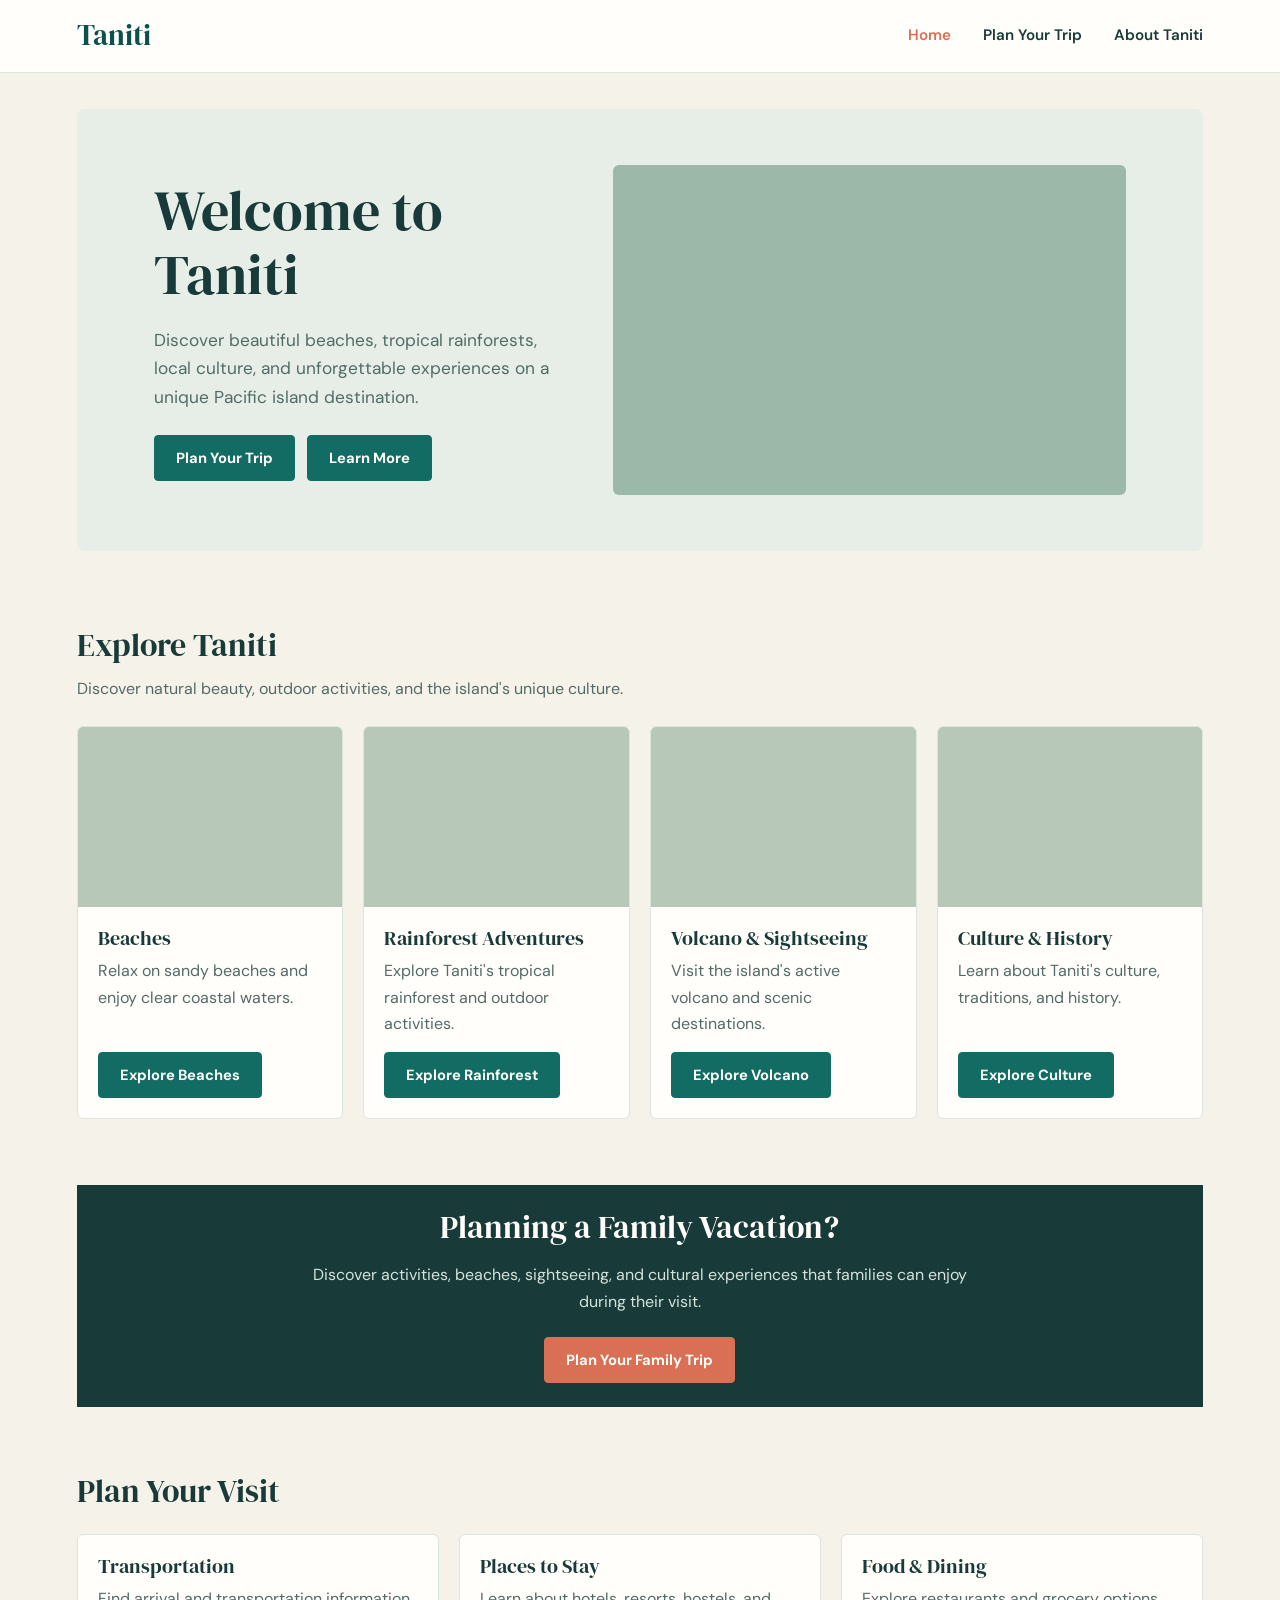
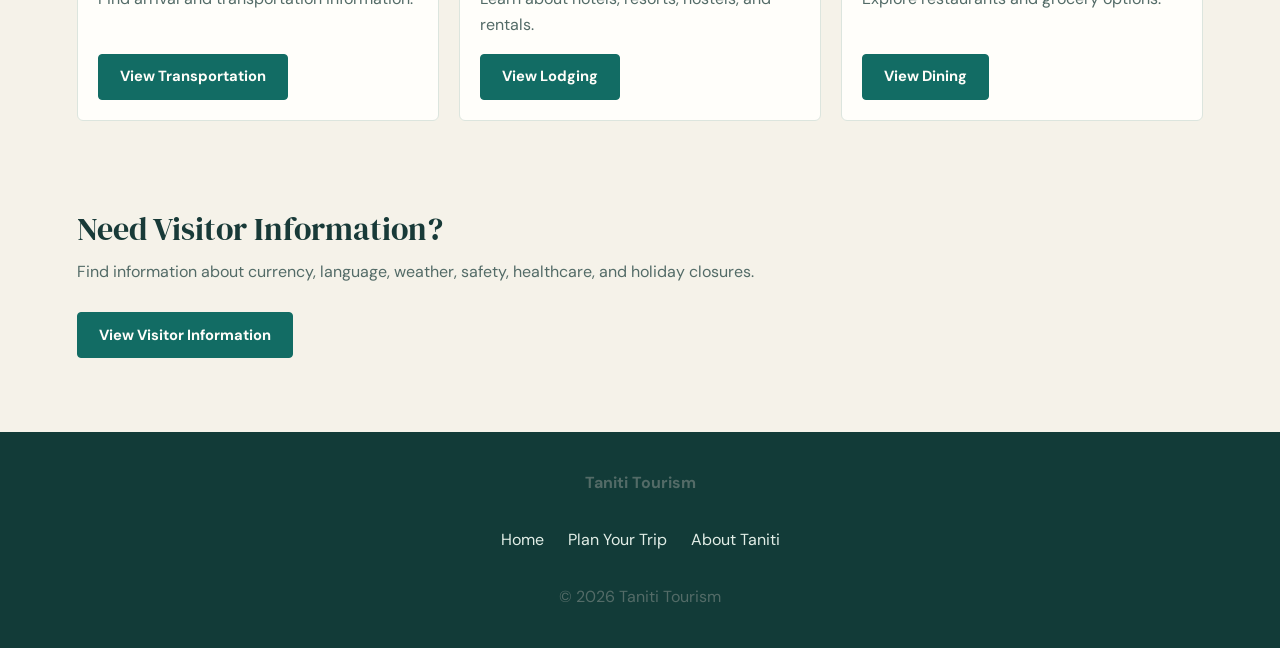
<file: index.html>
<!DOCTYPE html>
<html lang="en">
<head>
    <meta charset="UTF-8">
    <meta name="viewport" content="width=device-width, initial-scale=1.0">
    <title>Taniti Tourism</title>

    <link rel="stylesheet" href="styles.css">   
</head>
<body>

<header>
    <nav>
        <div class="logo">Taniti</div>

        <button class="nav-toggle" type="button" aria-label="Open navigation menu" aria-expanded="false" aria-controls="primary-navigation">
            <span></span>
            <span></span>
            <span></span>
        </button>

        <div class="nav-links" id="primary-navigation">
            <a href="index.html" class="active">Home</a>
            <a href="plan-your-trip.html">Plan Your Trip</a>
            <a href="about.html">About Taniti</a>
        </div>
    </nav>
</header>

<section class="hero">
    <div class="hero-text">
        <h1>Welcome to Taniti</h1>

        <p>
            Discover beautiful beaches, tropical rainforests,
            local culture, and unforgettable experiences on
            a unique Pacific island destination.
        </p>

        <div class="hero-buttons">
            <a href="plan-your-trip.html" class="btn">Plan Your Trip</a>
            
            </a>

            <a href="about.html" class="btn">Learn More</a>
                
            </a>
        </div>
    </div>

    <div class="hero-image">
        Hero Image Placeholder
    </div>
</section>

<section>
    <h2>Explore Taniti</h2>

    <p>
        Discover natural beauty, outdoor activities,
        and the island's unique culture.
    </p>

    <div class="cards">

        <div class="card">
            <div class="card-image"></div>
            <div class="card-content">
                <h3>Beaches</h3>
                <p>Relax on sandy beaches and enjoy clear coastal waters.</p>
                <button class="btn attraction-trigger" type="button" data-attraction-dialog="beaches-dialog" aria-haspopup="dialog" aria-controls="beaches-dialog">Explore Beaches</button>
            </div>
        </div>

        <div class="card">
            <div class="card-image"></div>
            <div class="card-content">
                <h3>Rainforest Adventures</h3>
                <p>Explore Taniti's tropical rainforest and outdoor activities.</p>
                <button class="btn attraction-trigger" type="button" data-attraction-dialog="rainforest-dialog" aria-haspopup="dialog" aria-controls="rainforest-dialog">Explore Rainforest</button>
            </div>
        </div>

        <div class="card">
            <div class="card-image"></div>
            <div class="card-content">
                <h3>Volcano & Sightseeing</h3>
                <p>Visit the island's active volcano and scenic destinations.</p>
                <button class="btn attraction-trigger" type="button" data-attraction-dialog="volcano-dialog" aria-haspopup="dialog" aria-controls="volcano-dialog">Explore Volcano</button>
            </div>
        </div>

        <div class="card">
            <div class="card-image"></div>
            <div class="card-content">
                <h3>Culture & History</h3>
                <p>Learn about Taniti's culture, traditions, and history.</p>
                <br><a href="about.html" class="btn">Explore Culture</a>
            </div>
        </div>

    </div>
</section>

<dialog class="attraction-dialog" id="beaches-dialog" aria-labelledby="beaches-dialog-title">
    <div class="attraction-dialog-layout">
        <div class="attraction-dialog-image beaches-dialog-image" role="img" aria-label="White sand beach and turquoise water"></div>
        <div class="attraction-dialog-copy">
            <div class="attraction-dialog-heading">
                <p class="eyebrow">COAST &amp; WATER</p>
                <button class="dialog-close" type="button" aria-label="Close beaches information" title="Close">×</button>
            </div>
            <h2 id="beaches-dialog-title">Beaches of Yellow Leaf Bay</h2>
            <p>Taniti’s coastline includes both sandy and rocky beaches. Near Taniti City, white sandy beaches encircle Yellow Leaf Bay, a popular area for visitors.</p>
            <h3>Make a day of it</h3>
            <ul>
                <li>Choose between sandy shoreline and more rugged coastal stretches.</li>
                <li>Snorkeling and chartered fishing tours are among the island’s water activities.</li>
                <li>Taniti City is close to the bay, dining, and local architecture.</li>
            </ul>
            <a href="plan-your-trip.html#experiences" class="btn">Plan an island experience</a>
        </div>
    </div>
</dialog>

<dialog class="attraction-dialog" id="rainforest-dialog" aria-labelledby="rainforest-dialog-title">
    <div class="attraction-dialog-layout">
        <div class="attraction-dialog-image rainforest-dialog-image" role="img" aria-label="Dense tropical rainforest canopy"></div>
        <div class="attraction-dialog-copy">
            <div class="attraction-dialog-heading">
                <p class="eyebrow">GREEN ISLAND INTERIOR</p>
                <button class="dialog-close" type="button" aria-label="Close rainforest information" title="Close">×</button>
            </div>
            <h2 id="rainforest-dialog-title">Into the rainforest</h2>
            <p>Lush tropical rainforest covers part of Taniti’s varied terrain. Exploring the rainforest is one of the main reasons visitors come to the island.</p>
            <h3>Ways to explore</h3>
            <ul>
                <li>Take a hike through the rainforest.</li>
                <li>Try zip-lining for a different view of the forest.</li>
                <li>Island boat and bus tours offer other ways to see Taniti.</li>
            </ul>
            <a href="plan-your-trip.html#experiences" class="btn">Plan an island experience</a>
        </div>
    </div>
</dialog>

<dialog class="attraction-dialog" id="volcano-dialog" aria-labelledby="volcano-dialog-title">
    <div class="attraction-dialog-layout">
        <div class="attraction-dialog-image volcano-dialog-image" role="img" aria-label="Mountainous tropical island landscape"></div>
        <div class="attraction-dialog-copy">
            <div class="attraction-dialog-heading">
                <p class="eyebrow">MOUNTAINOUS INTERIOR</p>
                <button class="dialog-close" type="button" aria-label="Close volcano information" title="Close">×</button>
            </div>
            <h2 id="volcano-dialog-title">Visit Taniti’s volcano</h2>
            <p>Taniti’s mountainous interior is home to a small active volcano. Visiting the volcano is one of the island’s popular sightseeing activities.</p>
            <h3>Build it into your trip</h3>
            <ul>
                <li>Boat and bus tours travel around the island.</li>
                <li>Rainforest hikes and helicopter rides are also available activities.</li>
                <li>Check local attraction schedules before you go; many close on national holidays.</li>
            </ul>
            <a href="plan-your-trip.html#experiences" class="btn">Plan an island experience</a>
        </div>
    </div>
</dialog>

<section class="family-banner">
    <h2>Planning a Family Vacation?</h2>

    <p>
        Discover activities, beaches, sightseeing, and cultural
        experiences that families can enjoy during their visit.
    </p>

    <a href="plan-your-trip.html" class="btn">Plan Your Family Trip</a>
    </a>
</section>

<section>
    <h2>Plan Your Visit</h2>

    <div class="cards">

        <div class="card">
            <div class="card-content">
                <h3>Transportation</h3>
                <p>Find arrival and transportation information.</p>
                <br><a href="plan-your-trip.html#transportation" class="btn">View Transportation</a>
            </div>
        </div>

        <div class="card">
            <div class="card-content">
                <h3>Places to Stay</h3>
                <p>Learn about hotels, resorts, hostels, and rentals.</p>
                
                <a href="plan-your-trip.html#lodging" class="btn">View Lodging</a>
            </div>
        </div>

        <div class="card">
            <div class="card-content">
                <h3>Food & Dining</h3>
                <p>Explore restaurants and grocery options.</p>
                <br><a href="plan-your-trip.html#dining" class="btn">View Dining</a>
            </div>
        </div>

    </div>
</section>

<section>
    <h2>Need Visitor Information?</h2>

    <p>
        Find information about currency, language, weather,
        safety, healthcare, and holiday closures.
    </p>

    <br>

    <a href="about.html#visitor-info" class="btn">View Visitor Information</a>
    </a>
</section>

<footer>
    <p><strong>Taniti Tourism</strong></p>

    <br>

    <a href="index.html">Home</a>
    <a href="plan-your-trip.html">Plan Your Trip</a>
    <a href="about.html">About Taniti</a>

    <br><br>

    <p>&copy; 2026 Taniti Tourism</p>
</footer>

<script src="site.js"></script>

</body>
</html>
</file>
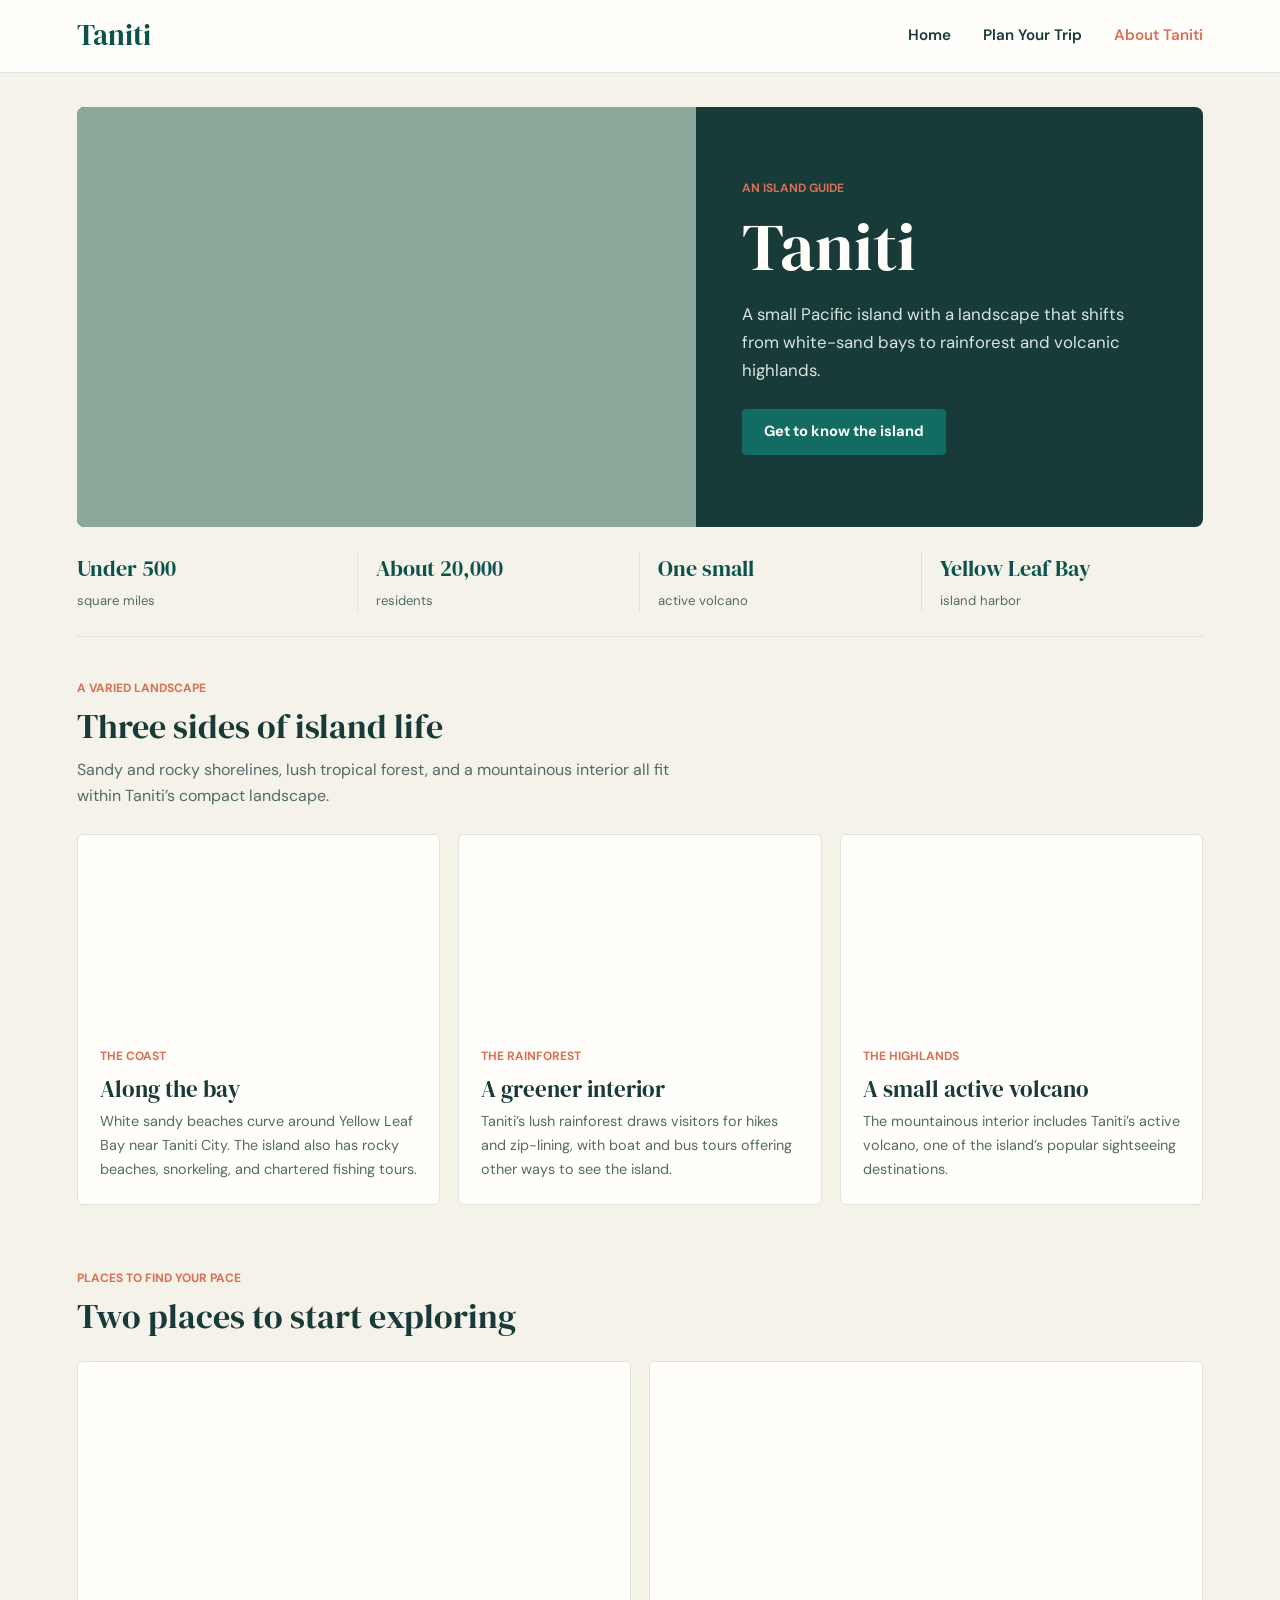
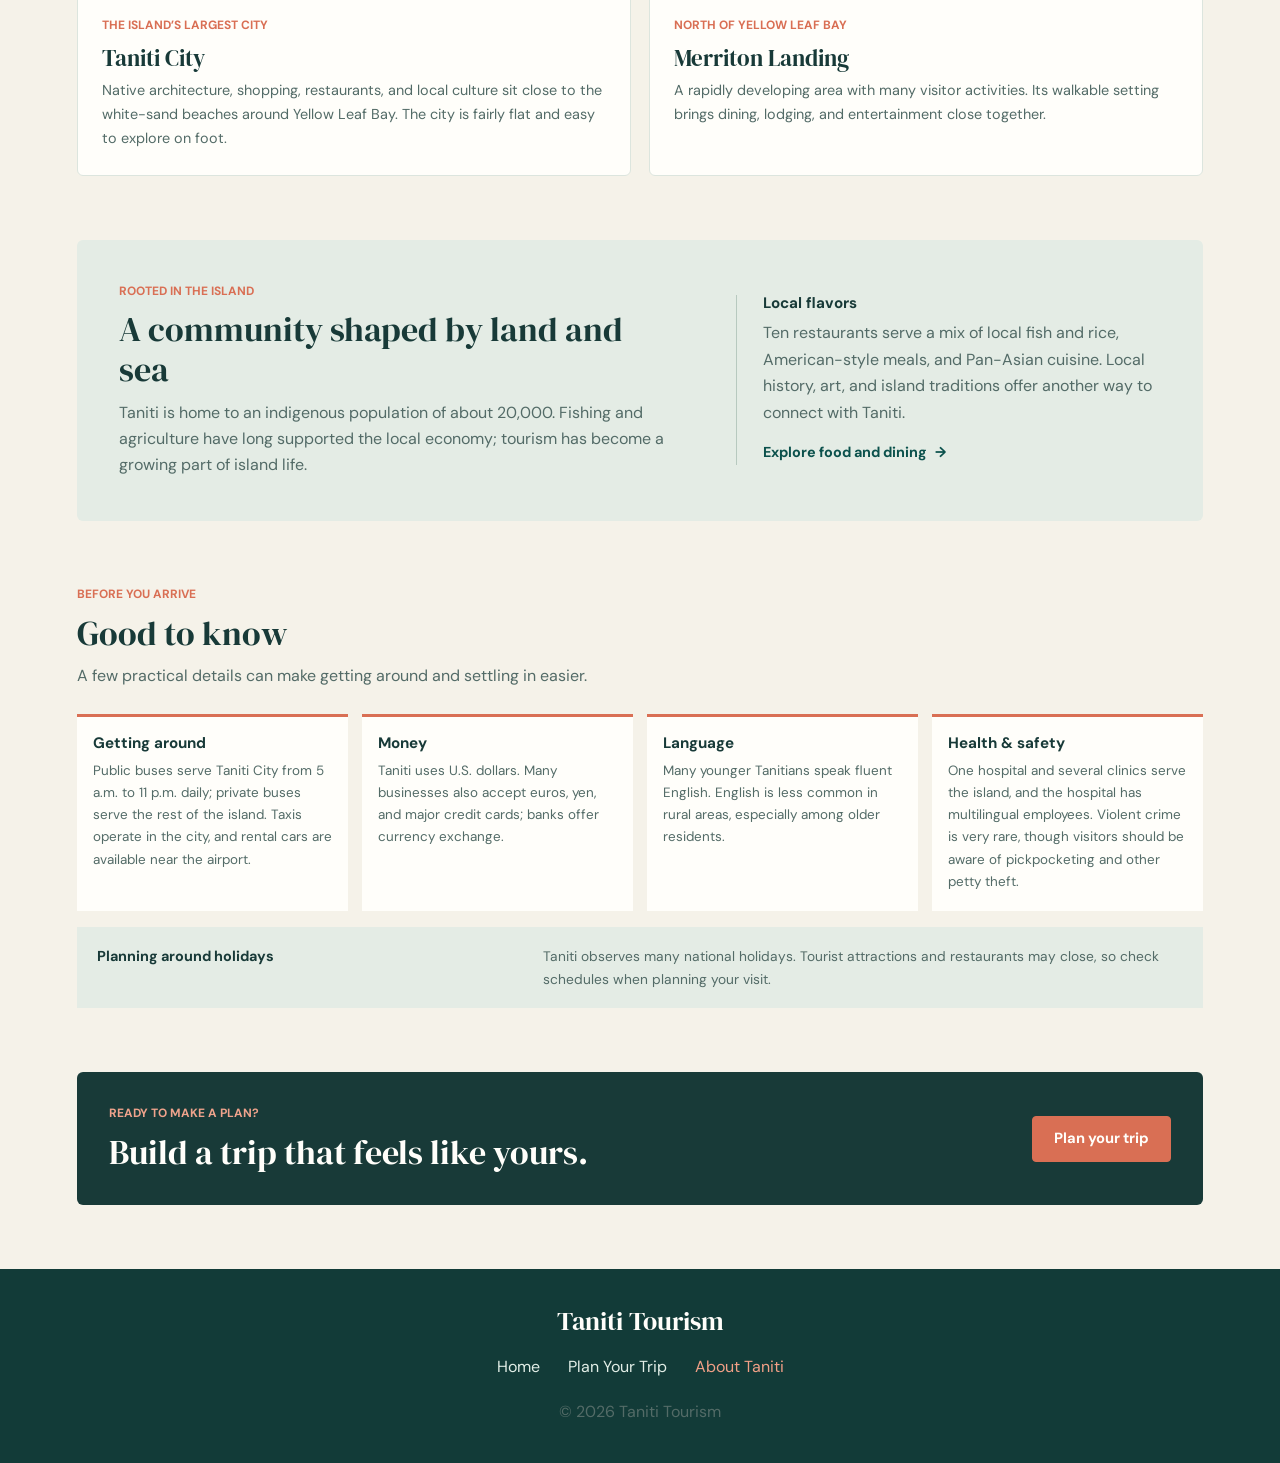
<file: about.html>
<!DOCTYPE html>
<html lang="en">
<head>
    <meta charset="UTF-8">
    <meta name="viewport" content="width=device-width, initial-scale=1.0">
    <title>About Taniti | Taniti Tourism</title>

    <link rel="stylesheet" href="styles.css">
</head>
<body>

<header>

    <nav>

        <div class="logo">Taniti</div>

        <button class="nav-toggle" type="button" aria-label="Open navigation menu" aria-expanded="false" aria-controls="primary-navigation">
            <span></span>
            <span></span>
            <span></span>
        </button>

        <div class="nav-links" id="primary-navigation">
            <a href="index.html">Home</a>
            <a href="plan-your-trip.html">Plan Your Trip</a>
            <a href="about.html" class="active">About Taniti</a>
        </div>

    </nav>

</header>

<main class="about-page">
    <section class="about-hero">
        <div class="about-hero-photo" role="img" aria-label="A tropical beach along Taniti's Pacific coastline"></div>
        <div class="about-hero-copy">
            <p class="about-eyebrow">AN ISLAND GUIDE</p>
            <h1>Taniti</h1>
            <p class="about-hero-lead">A small Pacific island with a landscape that shifts from white-sand bays to rainforest and volcanic highlands.</p>
            <a href="#landscape" class="btn">Get to know the island</a>
        </div>
    </section>

    <section class="about-facts" aria-label="Taniti at a glance">
        <div class="about-fact"><strong>Under 500</strong><span>square miles</span></div>
        <div class="about-fact"><strong>About 20,000</strong><span>residents</span></div>
        <div class="about-fact"><strong>One small</strong><span>active volcano</span></div>
        <div class="about-fact"><strong>Yellow Leaf Bay</strong><span>island harbor</span></div>
    </section>

    <section class="about-section about-landscape" id="landscape">
        <div class="about-section-heading">
            <p class="about-eyebrow">A VARIED LANDSCAPE</p>
            <h2>Three sides of island life</h2>
            <p>Sandy and rocky shorelines, lush tropical forest, and a mountainous interior all fit within Taniti’s compact landscape.</p>
        </div>
        <div class="about-landscape-grid">
            <article class="about-landscape-item">
                <div class="about-landscape-photo about-photo-beach" role="img" aria-label="Sandy beach and blue Pacific water"></div>
                <div class="about-landscape-copy">
                    <p class="about-eyebrow">THE COAST</p>
                    <h3>Along the bay</h3>
                    <p>White sandy beaches curve around Yellow Leaf Bay near Taniti City. The island also has rocky beaches, snorkeling, and chartered fishing tours.</p>
                </div>
            </article>
            <article class="about-landscape-item">
                <div class="about-landscape-photo about-photo-rainforest" role="img" aria-label="Dense tropical rainforest canopy"></div>
                <div class="about-landscape-copy">
                    <p class="about-eyebrow">THE RAINFOREST</p>
                    <h3>A greener interior</h3>
                    <p>Taniti’s lush rainforest draws visitors for hikes and zip-lining, with boat and bus tours offering other ways to see the island.</p>
                </div>
            </article>
            <article class="about-landscape-item">
                <div class="about-landscape-photo about-photo-highlands" role="img" aria-label="Mountainous island interior"></div>
                <div class="about-landscape-copy">
                    <p class="about-eyebrow">THE HIGHLANDS</p>
                    <h3>A small active volcano</h3>
                    <p>The mountainous interior includes Taniti’s active volcano, one of the island’s popular sightseeing destinations.</p>
                </div>
            </article>
        </div>
    </section>

    <section class="about-destinations" id="destinations">
        <div class="about-section-heading">
            <p class="about-eyebrow">PLACES TO FIND YOUR PACE</p>
            <h2>Two places to start exploring</h2>
        </div>
        <div class="about-destination-grid">
            <article class="about-destination about-destination-city">
                <div class="about-destination-photo" role="img" aria-label="Island town beside a tropical bay"></div>
                <div class="about-destination-copy">
                    <p class="about-eyebrow">THE ISLAND’S LARGEST CITY</p>
                    <h3>Taniti City</h3>
                    <p>Native architecture, shopping, restaurants, and local culture sit close to the white-sand beaches around Yellow Leaf Bay. The city is fairly flat and easy to explore on foot.</p>
                </div>
            </article>
            <article class="about-destination about-destination-landing">
                <div class="about-destination-photo" role="img" aria-label="A growing island waterfront district"></div>
                <div class="about-destination-copy">
                    <p class="about-eyebrow">NORTH OF YELLOW LEAF BAY</p>
                    <h3>Merriton Landing</h3>
                    <p>A rapidly developing area with many visitor activities. Its walkable setting brings dining, lodging, and entertainment close together.</p>
                </div>
            </article>
        </div>
    </section>

    <section class="about-community">
        <div class="about-community-copy">
            <p class="about-eyebrow">ROOTED IN THE ISLAND</p>
            <h2>A community shaped by land and sea</h2>
            <p>Taniti is home to an indigenous population of about 20,000. Fishing and agriculture have long supported the local economy; tourism has become a growing part of island life.</p>
        </div>
        <div class="about-community-note">
            <h3>Local flavors</h3>
            <p>Ten restaurants serve a mix of local fish and rice, American-style meals, and Pan-Asian cuisine. Local history, art, and island traditions offer another way to connect with Taniti.</p>
            <a href="plan-your-trip.html#dining">Explore food and dining <span aria-hidden="true">&rarr;</span></a>
        </div>
    </section>

    <section class="about-visitor" id="visitor-info">
        <div class="about-section-heading">
            <p class="about-eyebrow">BEFORE YOU ARRIVE</p>
            <h2>Good to know</h2>
            <p>A few practical details can make getting around and settling in easier.</p>
        </div>
        <div class="about-visitor-grid">
            <article class="about-visitor-item">
                <h3>Getting around</h3>
                <p>Public buses serve Taniti City from 5 a.m. to 11 p.m. daily; private buses serve the rest of the island. Taxis operate in the city, and rental cars are available near the airport.</p>
            </article>
            <article class="about-visitor-item">
                <h3>Money</h3>
                <p>Taniti uses U.S. dollars. Many businesses also accept euros, yen, and major credit cards; banks offer currency exchange.</p>
            </article>
            <article class="about-visitor-item">
                <h3>Language</h3>
                <p>Many younger Tanitians speak fluent English. English is less common in rural areas, especially among older residents.</p>
            </article>
            <article class="about-visitor-item">
                <h3>Health &amp; safety</h3>
                <p>One hospital and several clinics serve the island, and the hospital has multilingual employees. Violent crime is very rare, though visitors should be aware of pickpocketing and other petty theft.</p>
            </article>
        </div>
        <div class="about-holiday-note">
            <strong>Planning around holidays</strong>
            <p>Taniti observes many national holidays. Tourist attractions and restaurants may close, so check schedules when planning your visit.</p>
        </div>
    </section>

    <section class="about-cta">
        <div>
            <p class="about-eyebrow">READY TO MAKE A PLAN?</p>
            <h2>Build a trip that feels like yours.</h2>
        </div>
        <a href="plan-your-trip.html" class="btn">Plan your trip</a>
    </section>
</main>

<footer>
    <h3>Taniti Tourism</h3>
    <nav aria-label="Footer navigation">
        <a href="index.html">Home</a>
        <a href="plan-your-trip.html">Plan Your Trip</a>
        <a href="about.html" aria-current="page">About Taniti</a>
    </nav>
    <p>&copy; 2026 Taniti Tourism</p>
</footer>

<script src="site.js"></script>

</body>
</html>
</file>
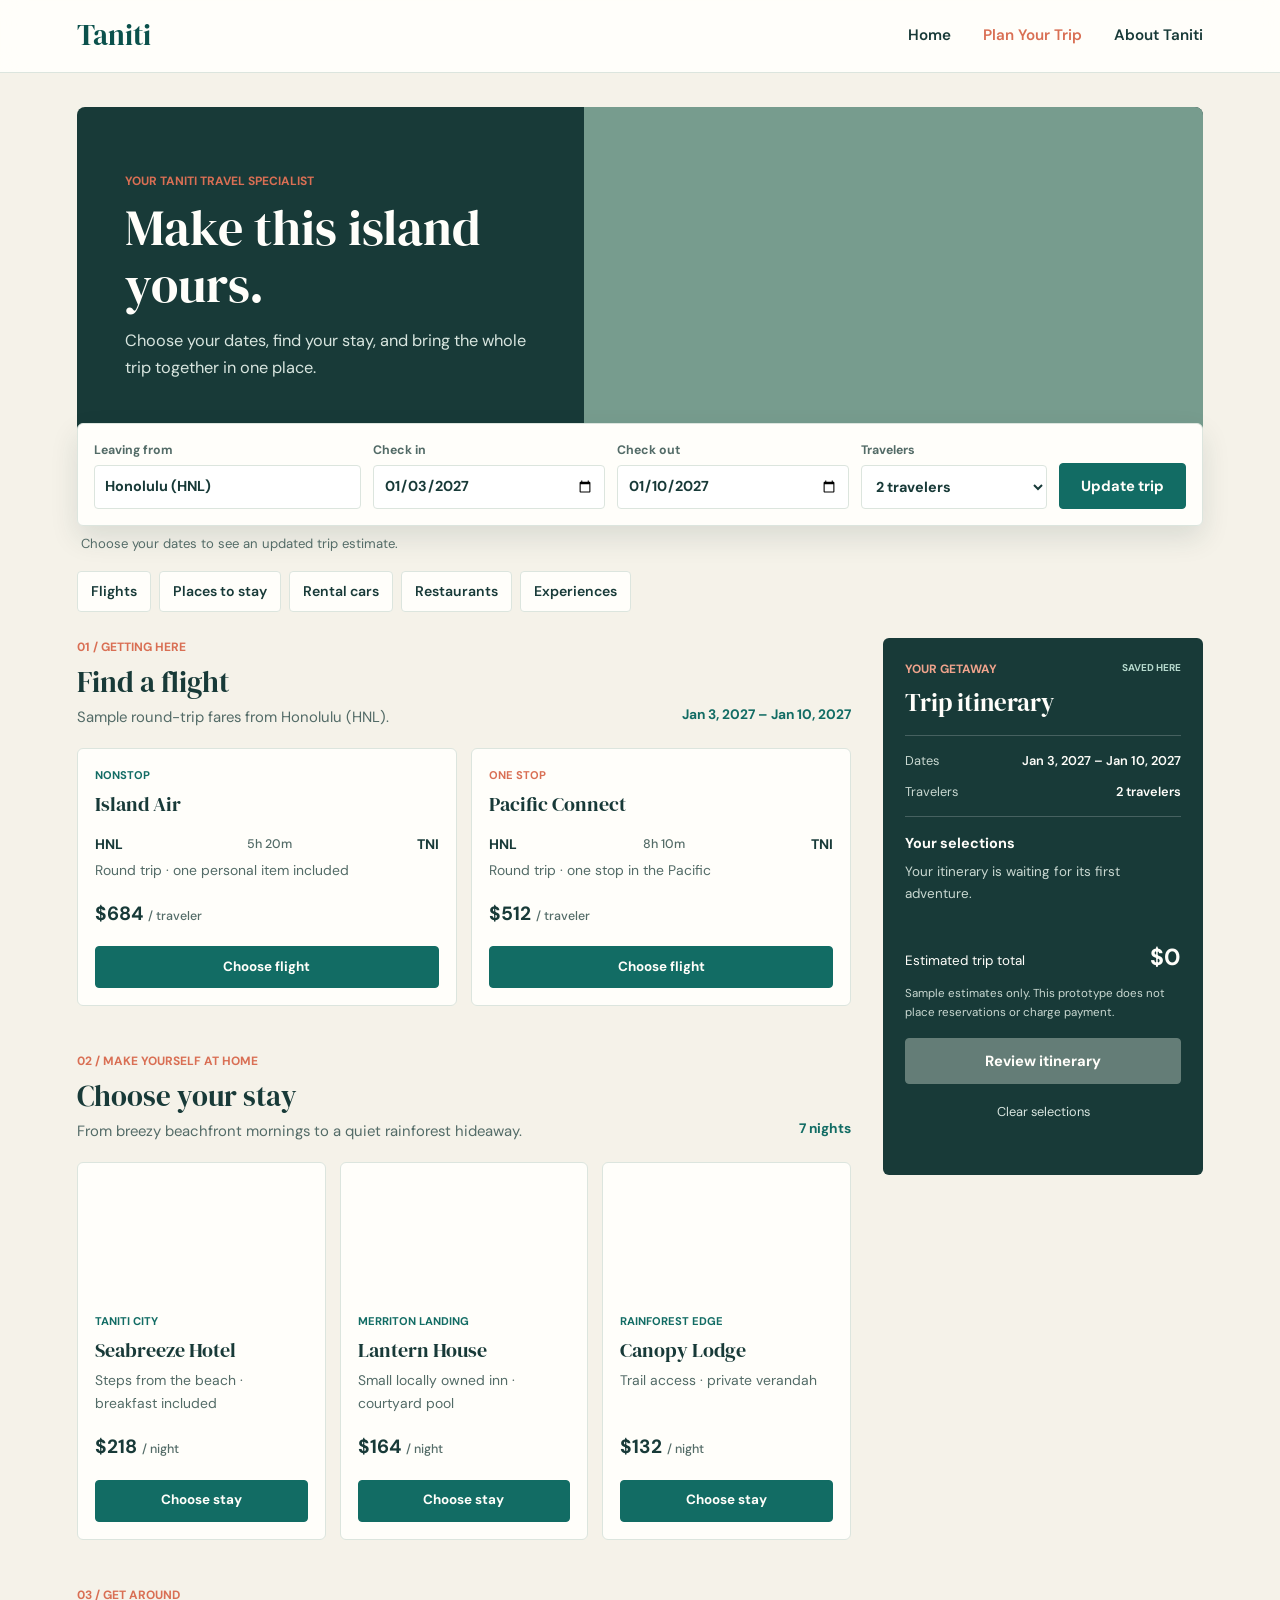
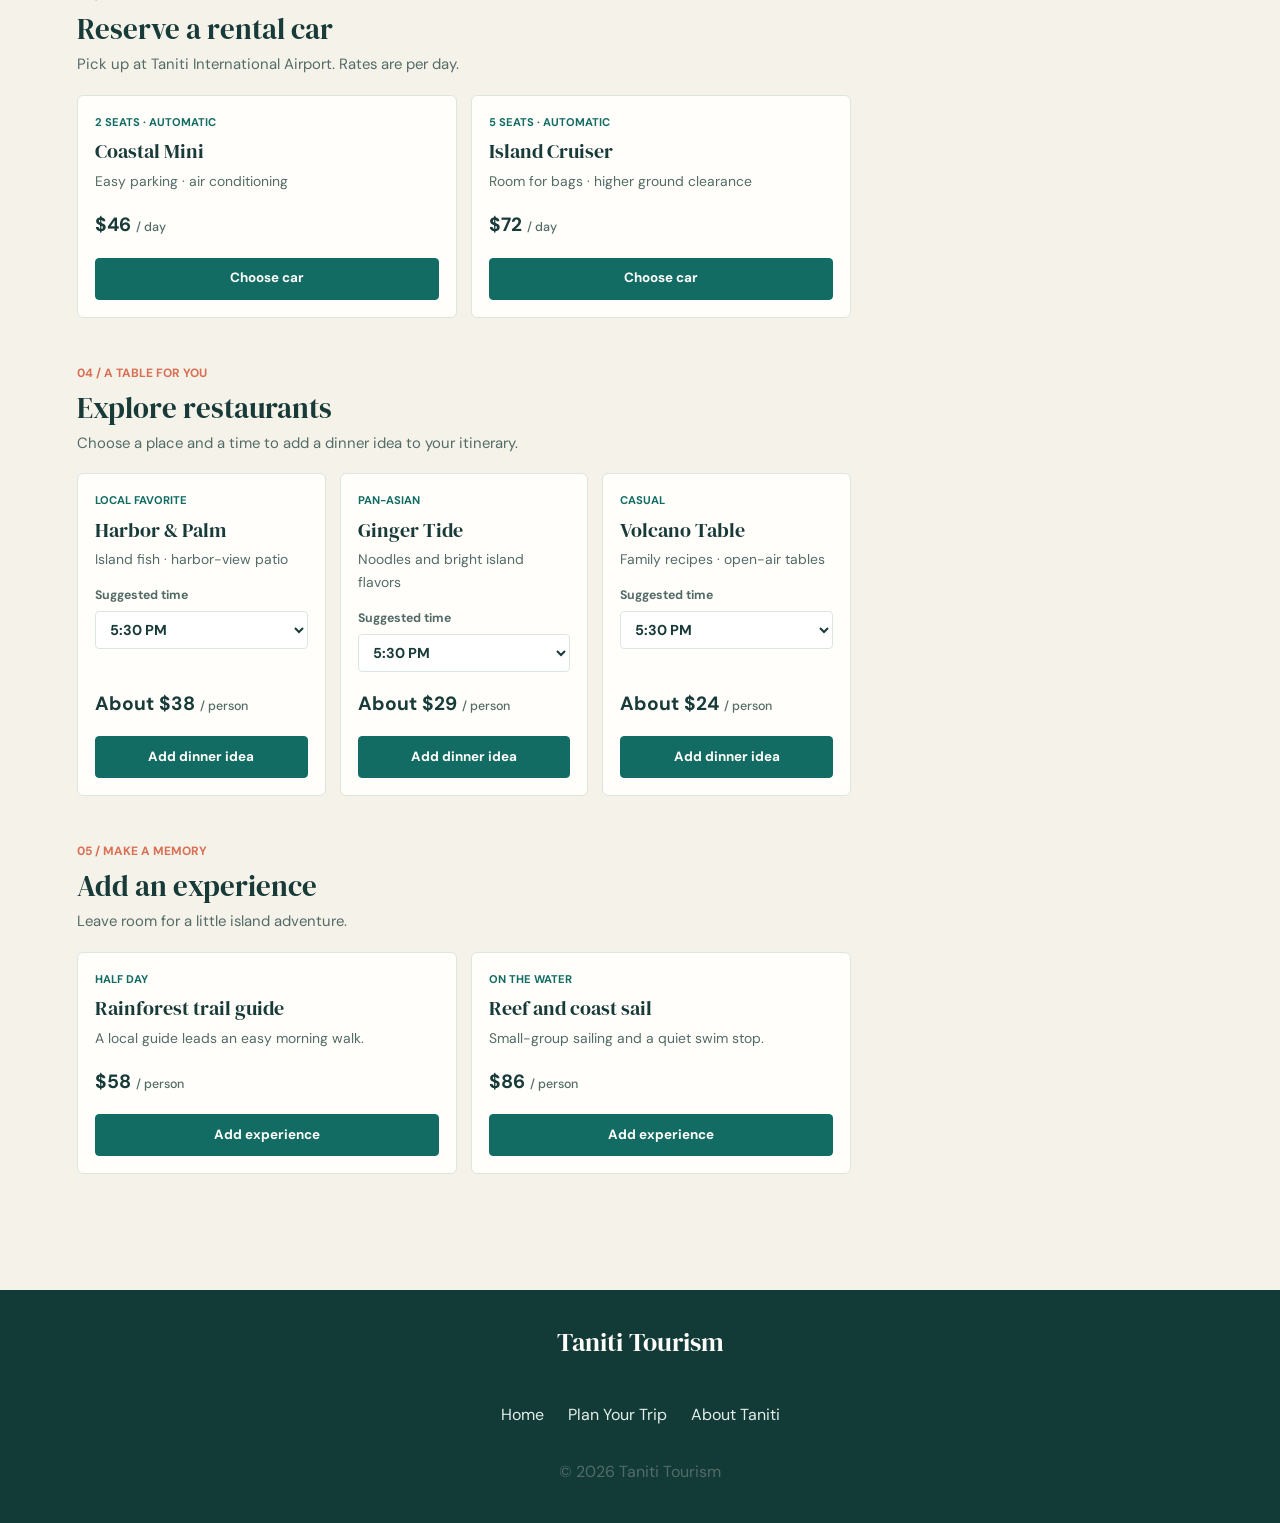
<file: plan-your-trip.html>
<!DOCTYPE html>
<html lang="en">
<head>
    <meta charset="UTF-8">
    <meta name="viewport" content="width=device-width, initial-scale=1.0">
    <title>Plan Your Trip | Taniti Tourism</title>
    <link rel="stylesheet" href="styles.css">
    
</head>
<body>

<header>
    <nav>

        <div class="logo">Taniti</div>

        <button class="nav-toggle" type="button" aria-label="Open navigation menu" aria-expanded="false" aria-controls="primary-navigation">
            <span></span>
            <span></span>
            <span></span>
        </button>

        <div class="nav-links" id="primary-navigation">
            <a href="index.html">Home</a>
            <a href="plan-your-trip.html" class="active">Plan Your Trip</a>
            <a href="about.html">About Taniti</a>
        </div>

    </nav>
</header>

<main class="trip-page">
    <section class="planner-masthead">
        <div class="planner-masthead-copy">
            <p class="eyebrow">YOUR TANITI TRAVEL SPECIALIST</p>
            <h1>Make this island yours.</h1>
            <p>Choose your dates, find your stay, and bring the whole trip together in one place.</p>
        </div>
        <div class="planner-masthead-image" role="img" aria-label="Aerial view of a tropical island surrounded by turquoise water"></div>
    </section>

    <section class="trip-search-section" aria-label="Trip dates and travelers">
        <form class="trip-search" id="trip-details">
            <label>
                Leaving from
                <input id="origin" name="origin" type="text" value="Honolulu (HNL)" autocomplete="off">
            </label>
            <label>
                Check in
                <input id="arrival-date" name="arrival" type="date" required>
            </label>
            <label>
                Check out
                <input id="departure-date" name="departure" type="date" required>
            </label>
            <label>
                Travelers
                <select id="traveler-count" name="travelers">
                    <option value="1">1 traveler</option>
                    <option value="2" selected>2 travelers</option>
                    <option value="3">3 travelers</option>
                    <option value="4">4 travelers</option>
                    <option value="5">5 travelers</option>
                    <option value="6">6 travelers</option>
                </select>
            </label>
            <button class="btn" type="submit">Update trip</button>
        </form>
        <p class="trip-search-note" id="date-status" aria-live="polite">Choose your dates to see an updated trip estimate.</p>
    </section>

    <nav class="planner-shortcuts" aria-label="Trip planning sections">
        <a href="#flights">Flights</a>
        <a href="#lodging">Places to stay</a>
        <a href="#cars">Rental cars</a>
        <a href="#dining">Restaurants</a>
        <a href="#experiences">Experiences</a>
    </nav>

    <div class="planner-layout">
        <div class="planner-options">
            <section class="planner-section" id="transportation">
                <div class="planner-section-heading">
                    <div>
                        <p class="eyebrow">01 / GETTING HERE</p>
                        <h2>Find a flight</h2>
                        <p>Sample round-trip fares from <span id="flight-origin">Honolulu (HNL)</span>.</p>
                    </div>
                    <span class="section-meta" id="flight-date-range"></span>
                </div>
                <div class="option-grid">
                    <article class="option-card">
                        <div class="option-card-body">
                            <span class="option-tag">NONSTOP</span>
                            <h3>Island Air</h3>
                            <p class="option-route">HNL <span>5h 20m</span> TNI</p>
                            <p>Round trip · one personal item included</p>
                            <p class="option-price">$684 <span>/ traveler</span></p>
                        </div>
                        <button class="btn option-button" type="button" data-kind="flight" data-id="island-air" data-name="Island Air nonstop" data-detail="Round trip · nonstop" data-price="684" data-rate="person" aria-pressed="false">Choose flight</button>
                    </article>
                    <article class="option-card">
                        <div class="option-card-body">
                            <span class="option-tag option-tag-muted">ONE STOP</span>
                            <h3>Pacific Connect</h3>
                            <p class="option-route">HNL <span>8h 10m</span> TNI</p>
                            <p>Round trip · one stop in the Pacific</p>
                            <p class="option-price">$512 <span>/ traveler</span></p>
                        </div>
                        <button class="btn option-button" type="button" data-kind="flight" data-id="pacific-connect" data-name="Pacific Connect" data-detail="Round trip · one stop" data-price="512" data-rate="person" aria-pressed="false">Choose flight</button>
                    </article>
                </div>
            </section>

            <section class="planner-section" id="lodging">
                <div class="planner-section-heading">
                    <div>
                        <p class="eyebrow">02 / MAKE YOURSELF AT HOME</p>
                        <h2>Choose your stay</h2>
                        <p>From breezy beachfront mornings to a quiet rainforest hideaway.</p>
                    </div>
                    <span class="section-meta" id="stay-night-count"></span>
                </div>
                <div class="option-grid">
                    <article class="option-card stay-card">
                        <div class="option-photo stay-photo-coast" role="img" aria-label="Palm-lined island beach"></div>
                        <div class="option-card-body">
                            <span class="option-tag">TANITI CITY</span>
                            <h3>Seabreeze Hotel</h3>
                            <p>Steps from the beach · breakfast included</p>
                            <p class="option-price">$218 <span>/ night</span></p>
                        </div>
                        <button class="btn option-button" type="button" data-kind="stay" data-id="seabreeze" data-name="Seabreeze Hotel" data-detail="Taniti City · breakfast included" data-price="218" data-rate="night" aria-pressed="false">Choose stay</button>
                    </article>
                    <article class="option-card stay-card">
                        <div class="option-photo stay-photo-garden" role="img" aria-label="Tropical garden bungalow"></div>
                        <div class="option-card-body">
                            <span class="option-tag">MERRITON LANDING</span>
                            <h3>Lantern House</h3>
                            <p>Small locally owned inn · courtyard pool</p>
                            <p class="option-price">$164 <span>/ night</span></p>
                        </div>
                        <button class="btn option-button" type="button" data-kind="stay" data-id="lantern-house" data-name="Lantern House" data-detail="Merriton Landing · courtyard pool" data-price="164" data-rate="night" aria-pressed="false">Choose stay</button>
                    </article>
                    <article class="option-card stay-card">
                        <div class="option-photo stay-photo-rainforest" role="img" aria-label="A secluded cabin among tropical trees"></div>
                        <div class="option-card-body">
                            <span class="option-tag">RAINFOREST EDGE</span>
                            <h3>Canopy Lodge</h3>
                            <p>Trail access · private verandah</p>
                            <p class="option-price">$132 <span>/ night</span></p>
                        </div>
                        <button class="btn option-button" type="button" data-kind="stay" data-id="canopy-lodge" data-name="Canopy Lodge" data-detail="Rainforest edge · private verandah" data-price="132" data-rate="night" aria-pressed="false">Choose stay</button>
                    </article>
                </div>
            </section>

            <section class="planner-section" id="cars">
                <div class="planner-section-heading">
                    <div>
                        <p class="eyebrow">03 / GET AROUND</p>
                        <h2>Reserve a rental car</h2>
                        <p>Pick up at Taniti International Airport. Rates are per day.</p>
                    </div>
                </div>
                <div class="option-grid option-grid-compact">
                    <article class="option-card compact-option">
                        <div class="option-card-body">
                            <span class="option-tag">2 SEATS · AUTOMATIC</span>
                            <h3>Coastal Mini</h3>
                            <p>Easy parking · air conditioning</p>
                            <p class="option-price">$46 <span>/ day</span></p>
                        </div>
                        <button class="btn option-button" type="button" data-kind="car" data-id="coastal-mini" data-name="Coastal Mini" data-detail="2 seats · automatic" data-price="46" data-rate="day" aria-pressed="false">Choose car</button>
                    </article>
                    <article class="option-card compact-option">
                        <div class="option-card-body">
                            <span class="option-tag">5 SEATS · AUTOMATIC</span>
                            <h3>Island Cruiser</h3>
                            <p>Room for bags · higher ground clearance</p>
                            <p class="option-price">$72 <span>/ day</span></p>
                        </div>
                        <button class="btn option-button" type="button" data-kind="car" data-id="island-cruiser" data-name="Island Cruiser" data-detail="5 seats · automatic" data-price="72" data-rate="day" aria-pressed="false">Choose car</button>
                    </article>
                </div>
            </section>

            <section class="planner-section" id="dining">
                <div class="planner-section-heading">
                    <div>
                        <p class="eyebrow">04 / A TABLE FOR YOU</p>
                        <h2>Explore restaurants</h2>
                        <p>Choose a place and a time to add a dinner idea to your itinerary.</p>
                    </div>
                </div>
                <div class="option-grid">
                    <article class="option-card compact-option">
                        <div class="option-card-body">
                            <span class="option-tag">LOCAL FAVORITE</span>
                            <h3>Harbor &amp; Palm</h3>
                            <p>Island fish · harbor-view patio</p>
                            <label class="time-choice">Suggested time
                                <select data-reservation-time>
                                    <option>5:30 PM</option><option>6:30 PM</option><option>7:30 PM</option>
                                </select>
                            </label>
                            <p class="option-price">About $38 <span>/ person</span></p>
                        </div>
                        <button class="btn option-button" type="button" data-kind="dining" data-id="harbor-palm" data-name="Harbor &amp; Palm" data-detail="Local fish · harbor-view patio" data-price="38" data-rate="person" aria-pressed="false">Add dinner idea</button>
                    </article>
                    <article class="option-card compact-option">
                        <div class="option-card-body">
                            <span class="option-tag">PAN-ASIAN</span>
                            <h3>Ginger Tide</h3>
                            <p>Noodles and bright island flavors</p>
                            <label class="time-choice">Suggested time
                                <select data-reservation-time>
                                    <option>5:30 PM</option><option>6:30 PM</option><option>7:30 PM</option>
                                </select>
                            </label>
                            <p class="option-price">About $29 <span>/ person</span></p>
                        </div>
                        <button class="btn option-button" type="button" data-kind="dining" data-id="ginger-tide" data-name="Ginger Tide" data-detail="Pan-Asian · relaxed dining room" data-price="29" data-rate="person" aria-pressed="false">Add dinner idea</button>
                    </article>
                    <article class="option-card compact-option">
                        <div class="option-card-body">
                            <span class="option-tag">CASUAL</span>
                            <h3>Volcano Table</h3>
                            <p>Family recipes · open-air tables</p>
                            <label class="time-choice">Suggested time
                                <select data-reservation-time>
                                    <option>5:30 PM</option><option>6:30 PM</option><option>7:30 PM</option>
                                </select>
                            </label>
                            <p class="option-price">About $24 <span>/ person</span></p>
                        </div>
                        <button class="btn option-button" type="button" data-kind="dining" data-id="volcano-table" data-name="Volcano Table" data-detail="Local recipes · open-air tables" data-price="24" data-rate="person" aria-pressed="false">Add dinner idea</button>
                    </article>
                </div>
            </section>

            <section class="planner-section" id="experiences">
                <div class="planner-section-heading">
                    <div>
                        <p class="eyebrow">05 / MAKE A MEMORY</p>
                        <h2>Add an experience</h2>
                        <p>Leave room for a little island adventure.</p>
                    </div>
                </div>
                <div class="option-grid">
                    <article class="option-card compact-option">
                        <div class="option-card-body">
                            <span class="option-tag">HALF DAY</span>
                            <h3>Rainforest trail guide</h3>
                            <p>A local guide leads an easy morning walk.</p>
                            <p class="option-price">$58 <span>/ person</span></p>
                        </div>
                        <button class="btn option-button" type="button" data-kind="experience" data-id="rainforest-walk" data-name="Rainforest trail guide" data-detail="Half-day guided walk" data-price="58" data-rate="person" aria-pressed="false">Add experience</button>
                    </article>
                    <article class="option-card compact-option">
                        <div class="option-card-body">
                            <span class="option-tag">ON THE WATER</span>
                            <h3>Reef and coast sail</h3>
                            <p>Small-group sailing and a quiet swim stop.</p>
                            <p class="option-price">$86 <span>/ person</span></p>
                        </div>
                        <button class="btn option-button" type="button" data-kind="experience" data-id="coast-sail" data-name="Reef and coast sail" data-detail="Small-group sailing · swim stop" data-price="86" data-rate="person" aria-pressed="false">Add experience</button>
                    </article>
                </div>
            </section>
        </div>

        <aside class="trip-summary" aria-labelledby="summary-title">
            <div class="summary-heading">
                <div>
                    <p class="eyebrow">YOUR GETAWAY</p>
                    <h2 id="summary-title">Trip itinerary</h2>
                </div>
                <span class="saved-indicator" id="saved-indicator">SAVED HERE</span>
            </div>
            <div class="summary-trip-meta">
                <p><span>Dates</span><strong id="summary-dates">Choose your dates</strong></p>
                <p><span>Travelers</span><strong id="summary-travelers">2 travelers</strong></p>
            </div>
            <div class="summary-items-wrap">
                <h3>Your selections</h3>
                <p class="summary-empty" id="summary-empty">Your itinerary is waiting for its first adventure.</p>
                <ul class="summary-items" id="summary-items"></ul>
            </div>
            <div class="summary-total-row">
                <span>Estimated trip total</span>
                <strong id="summary-total">$0</strong>
            </div>
            <p class="summary-disclaimer">Sample estimates only. This prototype does not place reservations or charge payment.</p>
            <button class="btn summary-review" id="review-trip" type="button" disabled>Review itinerary</button>
            <button class="summary-clear" id="clear-trip" type="button">Clear selections</button>
            <p class="summary-status" id="summary-status" aria-live="polite"></p>
        </aside>
    </div>
</main>

<dialog class="review-dialog" id="review-dialog" aria-labelledby="review-title">
    <div class="review-dialog-content">
        <p class="eyebrow">READY WHEN YOU ARE</p>
        <h2 id="review-title">Your Taniti itinerary</h2>
        <p id="review-dates"></p>
        <ul id="review-items"></ul>
        <p class="review-note">This is a planning prototype. No flights, rooms, restaurant tables, or vehicles have been booked.</p>
        <div class="review-actions">
            <button class="btn" id="close-review" type="button">Back to planning</button>
            <button class="btn btn-secondary" id="print-itinerary" type="button">Print itinerary</button>
        </div>
    </div>
</dialog>

<footer>

    <h3>Taniti Tourism</h3>

    <br>

    <a href="index.html">Home</a>
    <a href="plan-your-trip.html">Plan Your Trip</a>
    <a href="about.html">About Taniti</a>

    <br><br>

    <p>&copy; 2026 Taniti Tourism</p>

</footer>

<script src="site.js"></script>

</body>
</html>
</file>
<file: styles.css>
@import url('https://fonts.googleapis.com/css2?family=DM+Sans:wght@400;500;600;700&family=DM+Serif+Display&display=swap');

:root {
    --ink: #183a38;
    --muted: #536b67;
    --sea: #126c64;
    --sea-dark: #0b514c;
    --coral: #d96f54;
    --sand: #f5f2e9;
    --paper: #fffefa;
    --line: #dce5de;
}

* {
    margin: 0;
    padding: 0;
    box-sizing: border-box;
}

html {
    scroll-behavior: smooth;
}

body {
    background: var(--sand);
    color: var(--ink);
    font-family: 'DM Sans', sans-serif;
    line-height: 1.65;
}

h1,
h2,
h3,
.logo {
    font-family: 'DM Serif Display', Georgia, serif;
    font-weight: 400;
    line-height: 1.15;
}

h2 {
    font-size: 2rem;
    margin-bottom: 12px;
}

p {
    color: var(--muted);
}

header {
    position: sticky;
    top: 0;
    z-index: 100;
    padding: 12px 6%;
    background: rgba(255, 254, 250, 0.96);
    border-bottom: 1px solid var(--line);
    backdrop-filter: blur(12px);
}

nav {
    display: flex;
    align-items: center;
    justify-content: space-between;
    max-width: 1200px;
    min-height: 48px;
    margin: 0 auto;
}

.logo {
    color: var(--sea-dark);
    font-size: 1.8rem;
}

.nav-links {
    display: flex;
    align-items: center;
    gap: 32px;
}

.nav-links a {
    color: var(--ink);
    font-size: 0.95rem;
    font-weight: 600;
    text-decoration: none;
    transition: color 180ms ease;
}

.nav-links a:hover,
.nav-links a.active {
    color: var(--coral);
}

.nav-toggle {
    display: none;
    width: 44px;
    height: 44px;
    padding: 10px;
    border: 1px solid var(--line);
    border-radius: 4px;
    background: var(--paper);
    cursor: pointer;
}

.nav-toggle span {
    display: block;
    height: 2px;
    margin: 4px 0;
    background: var(--ink);
}

.hero {
    display: grid;
    grid-template-columns: 1fr;
    align-items: center;
    gap: 40px;
    width: min(1200px, 88%);
    margin: 36px auto 52px;
    padding: 56px 6%;
    overflow: hidden;
    border-radius: 8px;
    background: #e6eee7;
}

.hero:has(.hero-image) {
    grid-template-columns: 0.9fr 1.1fr;
}

.hero-text {
    max-width: 540px;
}

.hero h1 {
    margin-bottom: 18px;
    color: var(--ink);
    font-size: 3.5rem;
}

.hero p {
    max-width: 640px;
    margin-bottom: 24px;
    font-size: 1.08rem;
}

.hero-image {
    min-height: 330px;
    border-radius: 6px;
    background-color: #9cb8a8;
    background-image: url('https://images.unsplash.com/photo-1507525428034-b723cf961d3e?auto=format&fit=crop&w=1400&q=85');
    background-position: center;
    background-size: cover;
    font-size: 0;
}

section:not(.hero) {
    width: min(1200px, 88%);
    margin: 0 auto 42px;
    padding: 24px 0;
}

section h2 {
    color: var(--ink);
}

.btn {
    display: inline-flex;
    align-items: center;
    justify-content: center;
    min-height: 46px;
    padding: 12px 21px;
    border: 1px solid var(--sea);
    border-radius: 4px;
    background: var(--sea);
    color: #fffefa;
    font-size: 0.92rem;
    font-weight: 700;
    font-family: inherit;
    line-height: 1.25;
    text-align: center;
    text-decoration: none;
    cursor: pointer;
    transition: background 180ms ease, border-color 180ms ease, transform 180ms ease;
}

.btn:hover {
    transform: translateY(-2px);
    border-color: var(--sea-dark);
    background: var(--sea-dark);
}

.btn-primary {
    background: var(--sea);
    color: #fffefa;
}

.btn-secondary {
    border-color: var(--coral);
    background: var(--coral);
    color: #fffefa;
}

.btn-secondary:hover {
    border-color: #b95740;
    background: #b95740;
}

.hero-buttons {
    display: flex;
    align-items: center;
    flex-wrap: wrap;
    gap: 12px;
}

.cards {
    display: grid;
    grid-template-columns: repeat(auto-fit, minmax(230px, 1fr));
    gap: 20px;
    margin-top: 24px;
}

.card {
    display: flex;
    flex-direction: column;
    overflow: hidden;
    border: 1px solid var(--line);
    border-radius: 6px;
    background: var(--paper);
    transition: transform 180ms ease, box-shadow 180ms ease;
}

.card:hover {
    transform: translateY(-3px);
    box-shadow: 0 12px 28px rgba(24, 58, 56, 0.12);
}

.card-image {
    height: 180px;
    background-color: #b7c8b9;
    background-position: center;
    background-size: cover;
}

.card:nth-child(4n + 1) .card-image {
    background-image: url('https://images.unsplash.com/photo-1507525428034-b723cf961d3e?auto=format&fit=crop&w=900&q=80');
}

.card:nth-child(4n + 2) .card-image {
    background-image: url('https://images.unsplash.com/photo-1516026672322-bc52d61a55d5?auto=format&fit=crop&w=900&q=80');
}

.card:nth-child(4n + 3) .card-image {
    background-image: url('https://images.unsplash.com/photo-1501785888041-af3ef285b470?auto=format&fit=crop&w=900&q=80');
}

.card:nth-child(4n) .card-image {
    background-image: url('https://images.unsplash.com/photo-1518837695005-2083093ee35b?auto=format&fit=crop&w=900&q=80');
}

.card-content {
    display: flex;
    flex: 1;
    flex-direction: column;
    padding: 20px;
}

.card:not(:has(.card-content)) {
    padding: 24px;
}

.card h3,
.info-card h3 {
    margin-bottom: 8px;
    color: var(--ink);
    font-size: 1.25rem;
}

.card p {
    margin-bottom: 15px;
}

.card-content .btn {
    align-self: flex-start;
    margin-top: auto;
}

.info-grid,
.visitor-grid {
    display: grid;
    grid-template-columns: repeat(auto-fit, minmax(220px, 1fr));
    gap: 14px;
    margin-top: 20px;
}

.info-card {
    padding: 20px;
    border-left: 3px solid var(--coral);
    background: var(--paper);
}

.highlight {
    padding: 34px !important;
    border-radius: 6px;
    background: #e4ece5;
}

.family-banner {
    text-align: center;
    background: var(--ink) !important;
    color: var(--paper);
}

.family-banner h2 {
    color: var(--paper);
}

.family-banner p {
    max-width: 680px;
    margin: 16px auto 22px;
    color: #d6e3dc;
}

.family-banner .btn {
    border-color: var(--coral);
    background: var(--coral);
}

footer {
    margin-top: 50px;
    padding: 38px 6%;
    background: #123b38;
    color: var(--paper);
    text-align: center;
}

footer h3 {
    margin-bottom: 14px;
    font-size: 1.6rem;
}

footer a {
    display: inline-block;
    margin: 4px 10px;
    color: #e2eee7;
    text-decoration: none;
}

footer a:hover {
    color: #f2a087;
}

@media (max-width: 760px) {
    header {
        padding: 8px 6%;
    }

    nav {
        flex-wrap: wrap;
        gap: 0 12px;
    }

    .nav-toggle {
        display: block;
    }

    .nav-links {
        display: none;
        flex-basis: 100%;
        align-items: flex-start;
        flex-direction: column;
        gap: 0;
        padding: 10px 0 4px;
    }

    nav.menu-open .nav-links {
        display: flex;
    }

    .nav-links a {
        width: 100%;
        padding: 10px 0;
        border-top: 1px solid var(--line);
    }

    .hero,
    .hero:has(.hero-image) {
        grid-template-columns: 1fr;
        gap: 24px;
        width: 100%;
        margin: 0 auto 38px;
        padding: 42px 6%;
        border-radius: 0;
    }

    .hero h1 {
        font-size: 2.6rem;
    }

    .hero-image {
        min-height: 240px;
    }

    section:not(.hero) {
        width: 88%;
        margin-bottom: 30px;
        padding: 18px 0;
    }

    .highlight {
        padding: 26px !important;
    }

    h2 {
        font-size: 1.7rem;
    }

    .cards {
        grid-template-columns: repeat(auto-fit, minmax(220px, 1fr));
        gap: 14px;
    }
}

@media (max-width: 480px) {
    .hero h1 {
        font-size: 2.25rem;
    }

    .hero-image {
        min-height: 200px;
    }

    .cards,
    .info-grid,
    .visitor-grid {
        grid-template-columns: 1fr;
    }

    .highlight {
        padding: 22px !important;
    }

    footer a {
        margin: 5px 8px;
    }
}

main.trip-page {
    padding-bottom: 20px;
}

main.trip-page section.planner-masthead {
    display: grid;
    grid-template-columns: 0.9fr 1.1fr;
    align-items: stretch;
    width: min(1200px, 88%);
    min-height: 340px;
    margin: 34px auto 0;
    padding: 0;
    overflow: hidden;
    border-radius: 8px;
    background: var(--ink);
}

.planner-masthead-copy {
    align-self: center;
    padding: 44px 24px 44px 48px;
}

.planner-masthead h1 {
    max-width: 480px;
    margin-bottom: 14px;
    color: var(--paper);
    font-size: 3.1rem;
}

.planner-masthead-copy > p:last-child {
    max-width: 430px;
    color: #d8e5df;
    font-size: 1.02rem;
}

.planner-masthead-image {
    min-height: 340px;
    background: #779c8e url('https://images.unsplash.com/photo-1510414842594-a61c69b5ae57?auto=format&fit=crop&w=1400&q=85') center / cover;
}

.eyebrow {
    margin-bottom: 8px;
    color: var(--coral);
    font-size: 0.75rem;
    font-weight: 700;
    text-transform: uppercase;
}

main.trip-page section.trip-search-section {
    width: min(1200px, 88%);
    margin: -24px auto 0;
    padding: 0;
    position: relative;
    z-index: 1;
}

.trip-search {
    display: grid;
    grid-template-columns: 1.15fr 1fr 1fr 0.8fr auto;
    align-items: end;
    gap: 12px;
    padding: 16px;
    border: 1px solid var(--line);
    border-radius: 6px;
    background: var(--paper);
    box-shadow: 0 12px 28px rgba(24, 58, 56, 0.12);
}

.trip-search label,
.time-choice {
    display: grid;
    gap: 5px;
    color: var(--muted);
    font-size: 0.77rem;
    font-weight: 700;
}

.trip-search input,
.trip-search select,
.time-choice select {
    width: 100%;
    min-width: 0;
    min-height: 44px;
    padding: 0 10px;
    border: 1px solid var(--line);
    border-radius: 4px;
    background: #fff;
    color: var(--ink);
    font: inherit;
    font-size: 0.9rem;
}

.trip-search input:focus,
.trip-search select:focus,
.time-choice select:focus {
    outline: 2px solid var(--sea);
    outline-offset: 2px;
}

.trip-search .btn {
    white-space: nowrap;
}

.trip-search-note {
    min-height: 24px;
    padding: 7px 4px 0;
    font-size: 0.82rem;
}

nav.planner-shortcuts {
    display: flex;
    width: min(1200px, 88%);
    min-height: 0;
    margin: 16px auto 26px;
    gap: 8px;
    overflow-x: auto;
    justify-content: flex-start;
    scrollbar-width: thin;
}

.planner-shortcuts a {
    flex: 0 0 auto;
    padding: 8px 13px;
    border: 1px solid var(--line);
    border-radius: 4px;
    background: var(--paper);
    color: var(--ink);
    font-size: 0.88rem;
    font-weight: 600;
    text-decoration: none;
}

.planner-shortcuts a:hover {
    border-color: var(--sea);
    color: var(--sea);
}

.planner-layout {
    display: grid;
    grid-template-columns: minmax(0, 1fr) 320px;
    grid-template-areas: "options summary";
    align-items: start;
    gap: 32px;
    width: min(1200px, 88%);
    margin: 0 auto;
}

.planner-options {
    grid-area: options;
    min-width: 0;
}

main.trip-page section.planner-section {
    width: auto;
    margin: 0 0 46px;
    padding: 0;
    scroll-margin-top: 100px;
}

.planner-section-heading {
    display: flex;
    align-items: end;
    justify-content: space-between;
    gap: 20px;
    margin-bottom: 18px;
}

.planner-section-heading h2 {
    margin-bottom: 6px;
    font-size: 1.8rem;
}

.planner-section-heading p:not(.eyebrow) {
    font-size: 0.93rem;
}

.section-meta {
    flex: 0 0 auto;
    padding-bottom: 4px;
    color: var(--sea);
    font-size: 0.86rem;
    font-weight: 700;
}

.option-grid {
    display: grid;
    grid-template-columns: repeat(auto-fit, minmax(210px, 1fr));
    align-items: stretch;
    gap: 14px;
}

.option-card {
    display: flex;
    min-width: 0;
    flex-direction: column;
    overflow: hidden;
    border: 1px solid var(--line);
    border-radius: 6px;
    background: var(--paper);
    transition: border-color 180ms ease, box-shadow 180ms ease;
}

.option-card:has(.option-button.is-selected) {
    border-color: var(--sea);
    box-shadow: 0 0 0 1px var(--sea);
}

.option-card-body {
    display: flex;
    flex: 1;
    flex-direction: column;
    align-items: flex-start;
    padding: 17px;
}

.option-photo {
    height: 132px;
    flex: 0 0 auto;
    background-position: center;
    background-size: cover;
}

.stay-photo-coast {
    background-image: url('https://images.unsplash.com/photo-1571896349842-33c89424de2d?auto=format&fit=crop&w=900&q=80');
}

.stay-photo-garden {
    background-image: url('https://images.unsplash.com/photo-1564013799919-ab600027ffc6?auto=format&fit=crop&w=900&q=80');
}

.stay-photo-rainforest {
    background-image: url('https://images.unsplash.com/photo-1449158743715-0a90ebb6d2d8?auto=format&fit=crop&w=900&q=80');
}

.option-tag {
    display: inline-block;
    margin-bottom: 10px;
    color: var(--sea);
    font-size: 0.7rem;
    font-weight: 700;
}

.option-tag-muted {
    color: var(--coral);
}

.option-card h3 {
    margin-bottom: 6px;
    color: var(--ink);
    font-size: 1.23rem;
}

.option-card p {
    font-size: 0.87rem;
}

.option-route {
    display: flex;
    width: 100%;
    align-items: center;
    justify-content: space-between;
    margin: 10px 0 3px;
    color: var(--ink);
    font-weight: 700;
}

.option-route span {
    color: var(--muted);
    font-size: 0.78rem;
    font-weight: 500;
}

.option-price {
    margin-top: auto;
    padding-top: 16px;
    color: var(--ink) !important;
    font-size: 1.2rem !important;
    font-weight: 700;
}

.option-price span {
    color: var(--muted);
    font-size: 0.78rem;
    font-weight: 500;
}

.option-button {
    width: calc(100% - 34px);
    min-height: 42px;
    align-self: center;
    margin: 0 17px 17px;
    padding: 9px 12px;
    font-size: 0.84rem;
}

.option-button.is-selected {
    border-color: var(--sea-dark);
    background: var(--sea-dark);
}

.time-choice {
    width: 100%;
    margin-top: 14px;
}

.time-choice select {
    min-height: 38px;
}

.trip-summary {
    position: sticky;
    top: 92px;
    grid-area: summary;
    padding: 22px;
    border-radius: 6px;
    background: var(--ink);
    color: var(--paper);
}

.summary-heading {
    display: flex;
    align-items: flex-start;
    justify-content: space-between;
    gap: 12px;
}

.summary-heading .eyebrow {
    color: #efa38c;
}

.summary-heading h2 {
    margin: 0;
    color: var(--paper);
    font-size: 1.55rem;
}

.saved-indicator {
    flex: 0 0 auto;
    color: #b6d9cd;
    font-size: 0.62rem;
    font-weight: 700;
}

.summary-trip-meta {
    display: grid;
    gap: 10px;
    margin: 18px 0;
    padding: 14px 0;
    border-top: 1px solid rgba(255, 255, 255, 0.2);
    border-bottom: 1px solid rgba(255, 255, 255, 0.2);
}

.summary-trip-meta p {
    display: flex;
    justify-content: space-between;
    gap: 12px;
    color: #c9d8d1;
    font-size: 0.8rem;
}

.summary-trip-meta strong {
    color: var(--paper);
    font-weight: 600;
    text-align: right;
}

.summary-items-wrap h3 {
    margin-bottom: 10px;
    color: var(--paper);
    font-family: 'DM Sans', sans-serif;
    font-size: 0.9rem;
    font-weight: 700;
}

.summary-empty {
    margin-bottom: 16px;
    color: #c9d8d1;
    font-size: 0.84rem;
}

.summary-items {
    display: grid;
    gap: 10px;
    margin: 0 0 16px;
    padding: 0;
    list-style: none;
}

.summary-item {
    display: grid;
    grid-template-columns: minmax(0, 1fr) auto 24px;
    align-items: start;
    gap: 7px;
    padding-bottom: 10px;
    border-bottom: 1px solid rgba(255, 255, 255, 0.15);
}

.summary-item div {
    display: grid;
    min-width: 0;
}

.summary-item strong {
    color: var(--paper);
    font-size: 0.82rem;
}

.summary-item span {
    color: #c9d8d1;
    font-size: 0.72rem;
}

.summary-item > span {
    padding-top: 2px;
    color: var(--paper);
    white-space: nowrap;
}

.remove-selection {
    width: 24px;
    height: 24px;
    border: 0;
    border-radius: 3px;
    background: transparent;
    color: #c9d8d1;
    font-size: 1.2rem;
    line-height: 1;
    cursor: pointer;
}

.remove-selection:hover {
    background: rgba(255, 255, 255, 0.12);
    color: #fff;
}

.summary-total-row {
    display: flex;
    align-items: baseline;
    justify-content: space-between;
    gap: 12px;
    margin: 16px 0 8px;
    color: var(--paper);
    font-size: 0.84rem;
}

.summary-total-row strong {
    font-size: 1.45rem;
}

.summary-disclaimer,
.summary-status {
    color: #c9d8d1;
    font-size: 0.72rem;
}

.summary-review {
    width: 100%;
    margin-top: 16px;
    border-color: var(--coral);
    background: var(--coral);
}

.summary-review:hover {
    border-color: #b95740;
    background: #b95740;
}

.summary-review:disabled {
    border-color: #647d77;
    background: #647d77;
    cursor: not-allowed;
    transform: none;
}

.summary-clear {
    width: 100%;
    margin-top: 9px;
    padding: 8px;
    border: 0;
    background: transparent;
    color: #d8e5df;
    font: inherit;
    font-size: 0.8rem;
    cursor: pointer;
}

.summary-clear:hover {
    color: #fff;
    text-decoration: underline;
}

.summary-status {
    min-height: 18px;
    margin-top: 5px;
    text-align: center;
}

.review-dialog {
    width: min(520px, calc(100vw - 32px));
    max-height: min(80vh, 700px);
    margin: auto;
    padding: 0;
    overflow: auto;
    border: 1px solid var(--line);
    border-radius: 8px;
    background: var(--paper);
    color: var(--ink);
}

.review-dialog::backdrop {
    background: rgba(10, 38, 36, 0.62);
}

.review-dialog-content {
    padding: 28px;
}

.review-dialog h2 {
    margin-bottom: 10px;
    font-size: 1.8rem;
}

.review-dialog > div > p:not(.eyebrow) {
    margin: 8px 0 16px;
}

.review-dialog ul {
    display: grid;
    gap: 8px;
    margin: 0 0 18px;
    padding-left: 20px;
}

.review-note {
    padding: 12px;
    background: #e6eee7;
    font-size: 0.82rem;
}

.review-actions {
    display: flex;
    flex-wrap: wrap;
    gap: 10px;
    margin-top: 18px;
}

@media (max-width: 980px) {
    .planner-layout {
        grid-template-columns: minmax(0, 1fr) 290px;
        gap: 20px;
    }

    .trip-search {
        grid-template-columns: repeat(2, minmax(0, 1fr));
    }

    .trip-search .btn {
        width: 100%;
    }
}

@media (max-width: 760px) {
    main.trip-page section.planner-masthead {
        grid-template-columns: 1fr;
        width: 100%;
        min-height: 0;
        margin-top: 0;
        border-radius: 0;
    }

    .planner-masthead-copy {
        padding: 36px 6% 28px;
    }

    .planner-masthead h1 {
        font-size: 2.6rem;
    }

    .planner-masthead-image {
        min-height: 210px;
    }

    main.trip-page section.trip-search-section {
        width: 88%;
        margin: -16px auto 0;
    }

    .trip-search {
        grid-template-columns: repeat(2, minmax(0, 1fr));
        padding: 12px;
    }

    .trip-search label:first-child {
        grid-column: 1 / -1;
    }

    nav.planner-shortcuts {
        width: 88%;
        margin-bottom: 22px;
    }

    .planner-layout {
        grid-template-columns: minmax(0, 1fr);
        grid-template-areas: "summary" "options";
        width: 88%;
    }

    .trip-summary {
        position: static;
    }

    main.trip-page section.planner-section {
        margin-bottom: 36px;
    }
}

@media (max-width: 480px) {
    .planner-masthead h1 {
        font-size: 2.25rem;
    }

    .trip-search {
        grid-template-columns: 1fr;
    }

    .trip-search label:first-child {
        grid-column: auto;
    }

    .planner-section-heading {
        align-items: flex-start;
        flex-direction: column;
        gap: 7px;
    }

    .planner-section-heading h2 {
        font-size: 1.6rem;
    }

    .option-grid {
        grid-template-columns: 1fr;
    }

    .review-actions {
        flex-direction: column;
    }

    .review-actions .btn {
        width: 100%;
    }
}

@media print {
    body * {
        visibility: hidden;
    }

    .review-dialog[open],
    .review-dialog[open] * {
        visibility: visible;
    }

    .review-dialog[open] {
        position: absolute;
        inset: 0;
        width: 100%;
        max-height: none;
        border: 0;
        box-shadow: none;
    }

    .review-actions {
        display: none;
    }
}

.attraction-dialog {
    width: min(760px, calc(100vw - 32px));
    max-height: min(82vh, 720px);
    margin: auto;
    padding: 0;
    overflow: auto;
    border: 1px solid var(--line);
    border-radius: 8px;
    background: var(--paper);
    color: var(--ink);
    box-shadow: 0 24px 70px rgba(10, 38, 36, 0.3);
}

.attraction-dialog::backdrop {
    background: rgba(10, 38, 36, 0.68);
    backdrop-filter: blur(3px);
}

.attraction-dialog-layout {
    display: grid;
    grid-template-columns: 0.8fr 1.2fr;
    min-height: 440px;
}

.attraction-dialog-image {
    min-height: 100%;
    background-color: #78998b;
    background-position: center;
    background-size: cover;
}

.beaches-dialog-image {
    background-image: url('https://images.unsplash.com/photo-1507525428034-b723cf961d3e?auto=format&fit=crop&w=900&q=85');
}

.rainforest-dialog-image {
    background-image: url('https://images.unsplash.com/photo-1516026672322-bc52d61a55d5?auto=format&fit=crop&w=900&q=85');
}

.volcano-dialog-image {
    background-image: url('https://images.unsplash.com/photo-1501785888041-af3ef285b470?auto=format&fit=crop&w=900&q=85');
}

.attraction-dialog-copy {
    padding: 30px;
}

.attraction-dialog-heading {
    display: flex;
    align-items: flex-start;
    justify-content: space-between;
    gap: 16px;
    margin-bottom: 8px;
}

.attraction-dialog-heading .eyebrow {
    margin: 7px 0 0;
}

.dialog-close {
    flex: 0 0 auto;
    width: 38px;
    height: 38px;
    border: 1px solid var(--line);
    border-radius: 4px;
    background: var(--paper);
    color: var(--ink);
    font-size: 1.5rem;
    line-height: 1;
    cursor: pointer;
}

.dialog-close:hover {
    border-color: var(--sea);
    color: var(--sea);
}

.attraction-dialog h2 {
    margin: 0 0 12px;
    font-size: 2rem;
}

.attraction-dialog h3 {
    margin: 22px 0 8px;
    color: var(--ink);
    font-family: 'DM Sans', sans-serif;
    font-size: 0.95rem;
    font-weight: 700;
}

.attraction-dialog-copy > p:not(.eyebrow) {
    font-size: 0.92rem;
}

.attraction-dialog ul {
    display: grid;
    gap: 8px;
    margin: 0 0 22px;
    padding-left: 20px;
    color: var(--muted);
    font-size: 0.88rem;
}

.attraction-dialog li::marker {
    color: var(--coral);
}

.attraction-dialog .btn {
    text-align: center;
}

.attraction-trigger:focus-visible,
.dialog-close:focus-visible {
    outline: 3px solid var(--coral);
    outline-offset: 3px;
}

@media (max-width: 640px) {
    .attraction-dialog {
        width: calc(100vw - 24px);
        max-height: 88vh;
    }

    .attraction-dialog-layout {
        grid-template-columns: 1fr;
    }

    .attraction-dialog-image {
        min-height: 180px;
    }

    .attraction-dialog-copy {
        padding: 22px;
    }

    .attraction-dialog h2 {
        font-size: 1.65rem;
    }

    .attraction-dialog .btn {
        width: 100%;
    }
}

main.about-page section.about-hero {
    display: grid;
    grid-template-columns: 1.1fr 0.9fr;
    align-items: stretch;
    width: min(1200px, 88%);
    min-height: 420px;
    margin: 34px auto 0;
    padding: 0;
    overflow: hidden;
    border-radius: 8px;
    background: var(--ink);
}

.about-hero-photo {
    min-height: 420px;
    background: #8aa99a url('https://images.unsplash.com/photo-1519046904884-53103b34b206?auto=format&fit=crop&w=1400&q=85') center / cover;
}

.about-hero-copy {
    align-self: center;
    padding: 46px;
}

.about-eyebrow {
    margin-bottom: 9px;
    color: var(--coral);
    font-size: 0.75rem;
    font-weight: 700;
    text-transform: uppercase;
}

.about-hero h1 {
    margin-bottom: 16px;
    color: var(--paper);
    font-size: 4.2rem;
}

.about-hero-lead {
    margin-bottom: 24px;
    color: #d8e5df;
    font-size: 1.05rem;
}

.about-facts {
    display: grid;
    grid-template-columns: repeat(4, 1fr);
    width: min(1200px, 88%);
    margin: 0 auto 64px;
    padding: 22px 0;
    border-bottom: 1px solid var(--line);
}

.about-fact {
    display: grid;
    gap: 2px;
    padding: 0 18px;
    border-right: 1px solid var(--line);
}

.about-fact:first-child {
    padding-left: 0;
}

.about-fact:last-child {
    border-right: 0;
}

.about-fact strong {
    color: var(--sea-dark);
    font-family: 'DM Serif Display', Georgia, serif;
    font-size: 1.4rem;
    font-weight: 400;
}

.about-fact span {
    color: var(--muted);
    font-size: 0.82rem;
}

main.about-page section.about-section,
main.about-page section.about-destinations,
main.about-page section.about-visitor {
    width: min(1200px, 88%);
    margin: 0 auto 64px;
    padding: 0;
    scroll-margin-top: 96px;
}

.about-section-heading {
    max-width: 690px;
    margin-bottom: 24px;
}

.about-section-heading h2,
.about-community h2,
.about-cta h2 {
    margin-bottom: 10px;
    font-size: 2.15rem;
}

.about-section-heading > p:last-child {
    max-width: 620px;
}

.about-landscape-grid {
    display: grid;
    grid-template-columns: repeat(3, minmax(0, 1fr));
    gap: 18px;
}

.about-landscape-item {
    overflow: hidden;
    border: 1px solid var(--line);
    border-radius: 6px;
    background: var(--paper);
}

.about-landscape-photo {
    height: 190px;
    background-position: center;
    background-size: cover;
}

.about-photo-beach {
    background-image: url('https://images.unsplash.com/photo-1507525428034-b723cf961d3e?auto=format&fit=crop&w=900&q=85');
}

.about-photo-rainforest {
    background-image: url('https://images.unsplash.com/photo-1516026672322-bc52d61a55d5?auto=format&fit=crop&w=900&q=85');
}

.about-photo-highlands {
    background-image: url('https://images.unsplash.com/photo-1501785888041-af3ef285b470?auto=format&fit=crop&w=900&q=85');
}

.about-landscape-copy {
    padding: 22px;
}

.about-landscape-copy h3,
.about-destination-copy h3 {
    margin-bottom: 8px;
    color: var(--ink);
    font-size: 1.45rem;
}

.about-landscape-copy > p:last-child,
.about-destination-copy > p:last-child {
    font-size: 0.9rem;
}

.about-destination-grid {
    display: grid;
    grid-template-columns: repeat(2, minmax(0, 1fr));
    gap: 18px;
}

.about-destination {
    overflow: hidden;
    border: 1px solid var(--line);
    border-radius: 6px;
    background: var(--paper);
}

.about-destination-photo {
    height: 230px;
    background-position: center;
    background-size: cover;
}

.about-destination-city .about-destination-photo {
    background-image: url('https://images.unsplash.com/photo-1500530855697-b586d89ba3ee?auto=format&fit=crop&w=1100&q=85');
}

.about-destination-landing .about-destination-photo {
    background-image: url('https://images.unsplash.com/photo-1519046904884-53103b34b206?auto=format&fit=crop&w=1100&q=85');
}

.about-destination-copy {
    padding: 24px;
}

main.about-page section.about-community {
    display: grid;
    grid-template-columns: 1.15fr 0.85fr;
    align-items: center;
    gap: 42px;
    width: min(1200px, 88%);
    margin: 0 auto 64px;
    padding: 42px;
    border-radius: 6px;
    background: #e4ece5;
}

.about-community h2 {
    max-width: 520px;
}

.about-community-copy > p:last-child,
.about-community-note > p {
    max-width: 600px;
}

.about-community-note {
    padding-left: 26px;
    border-left: 1px solid #b7c9bf;
}

.about-community-note h3 {
    margin-bottom: 8px;
    color: var(--ink);
    font-family: 'DM Sans', sans-serif;
    font-size: 0.95rem;
    font-weight: 700;
}

.about-community-note a {
    display: inline-flex;
    align-items: center;
    gap: 8px;
    margin-top: 15px;
    color: var(--sea-dark);
    font-size: 0.9rem;
    font-weight: 700;
    text-decoration: none;
}

.about-community-note a:hover {
    color: var(--coral);
}

.about-visitor-grid {
    display: grid;
    grid-template-columns: repeat(4, minmax(0, 1fr));
    gap: 14px;
}

.about-visitor-item {
    padding: 18px 16px;
    border-top: 3px solid var(--coral);
    background: var(--paper);
}

.about-visitor-item h3 {
    margin-bottom: 8px;
    color: var(--ink);
    font-family: 'DM Sans', sans-serif;
    font-size: 0.95rem;
    font-weight: 700;
}

.about-visitor-item p {
    font-size: 0.84rem;
}

.about-holiday-note {
    display: grid;
    grid-template-columns: 0.8fr 1.2fr;
    gap: 20px;
    margin-top: 16px;
    padding: 18px 20px;
    background: #e4ece5;
}

.about-holiday-note strong {
    color: var(--ink);
    font-size: 0.9rem;
}

.about-holiday-note p {
    font-size: 0.86rem;
}

main.about-page section.about-cta {
    display: flex;
    align-items: center;
    justify-content: space-between;
    gap: 24px;
    width: min(1200px, 88%);
    margin: 0 auto 64px;
    padding: 32px;
    border-radius: 6px;
    background: var(--ink);
}

.about-cta h2 {
    margin: 0;
    color: var(--paper);
}

.about-cta .about-eyebrow {
    color: #efa38c;
}

.about-cta .btn {
    flex: 0 0 auto;
    border-color: var(--coral);
    background: var(--coral);
}

footer nav {
    min-height: 0;
    justify-content: center;
    flex-wrap: wrap;
    gap: 8px;
    margin: 14px auto;
}

footer nav a[aria-current="page"] {
    color: #f2a087;
}

@media (max-width: 900px) {
    .about-facts {
        grid-template-columns: repeat(2, 1fr);
        row-gap: 18px;
    }

    .about-fact:nth-child(2) {
        border-right: 0;
    }

    .about-landscape-grid {
        grid-template-columns: repeat(2, minmax(0, 1fr));
    }

    .about-visitor-grid {
        grid-template-columns: repeat(2, minmax(0, 1fr));
    }
}

@media (max-width: 760px) {
    main.about-page section.about-hero {
        grid-template-columns: 1fr;
        width: 100%;
        min-height: 0;
        margin-top: 0;
        border-radius: 0;
    }

    .about-hero-photo {
        min-height: 250px;
        grid-row: 1;
    }

    .about-hero-copy {
        padding: 32px 6% 36px;
    }

    .about-hero h1 {
        font-size: 3.3rem;
    }

    .about-facts {
        width: 88%;
        margin-bottom: 46px;
    }

    main.about-page section.about-section,
    main.about-page section.about-destinations,
    main.about-page section.about-visitor,
    main.about-page section.about-community,
    main.about-page section.about-cta {
        width: 88%;
        margin-bottom: 46px;
    }

    .about-destination-grid,
    main.about-page section.about-community {
        grid-template-columns: 1fr;
    }

    main.about-page section.about-community {
        gap: 24px;
        padding: 28px;
    }

    .about-community-note {
        padding: 20px 0 0;
        border-top: 1px solid #b7c9bf;
        border-left: 0;
    }

    main.about-page section.about-cta {
        align-items: flex-start;
        flex-direction: column;
        padding: 26px;
    }
}

@media (max-width: 520px) {
    .about-facts {
        grid-template-columns: 1fr 1fr;
        padding: 18px 0;
    }

    .about-fact {
        padding: 0 12px;
    }

    .about-fact strong {
        font-size: 1.2rem;
    }

    .about-landscape-grid,
    .about-visitor-grid {
        grid-template-columns: 1fr;
    }

    .about-section-heading h2,
    .about-community h2,
    .about-cta h2 {
        font-size: 1.8rem;
    }

    .about-holiday-note {
        grid-template-columns: 1fr;
        gap: 6px;
    }
}
</file>
